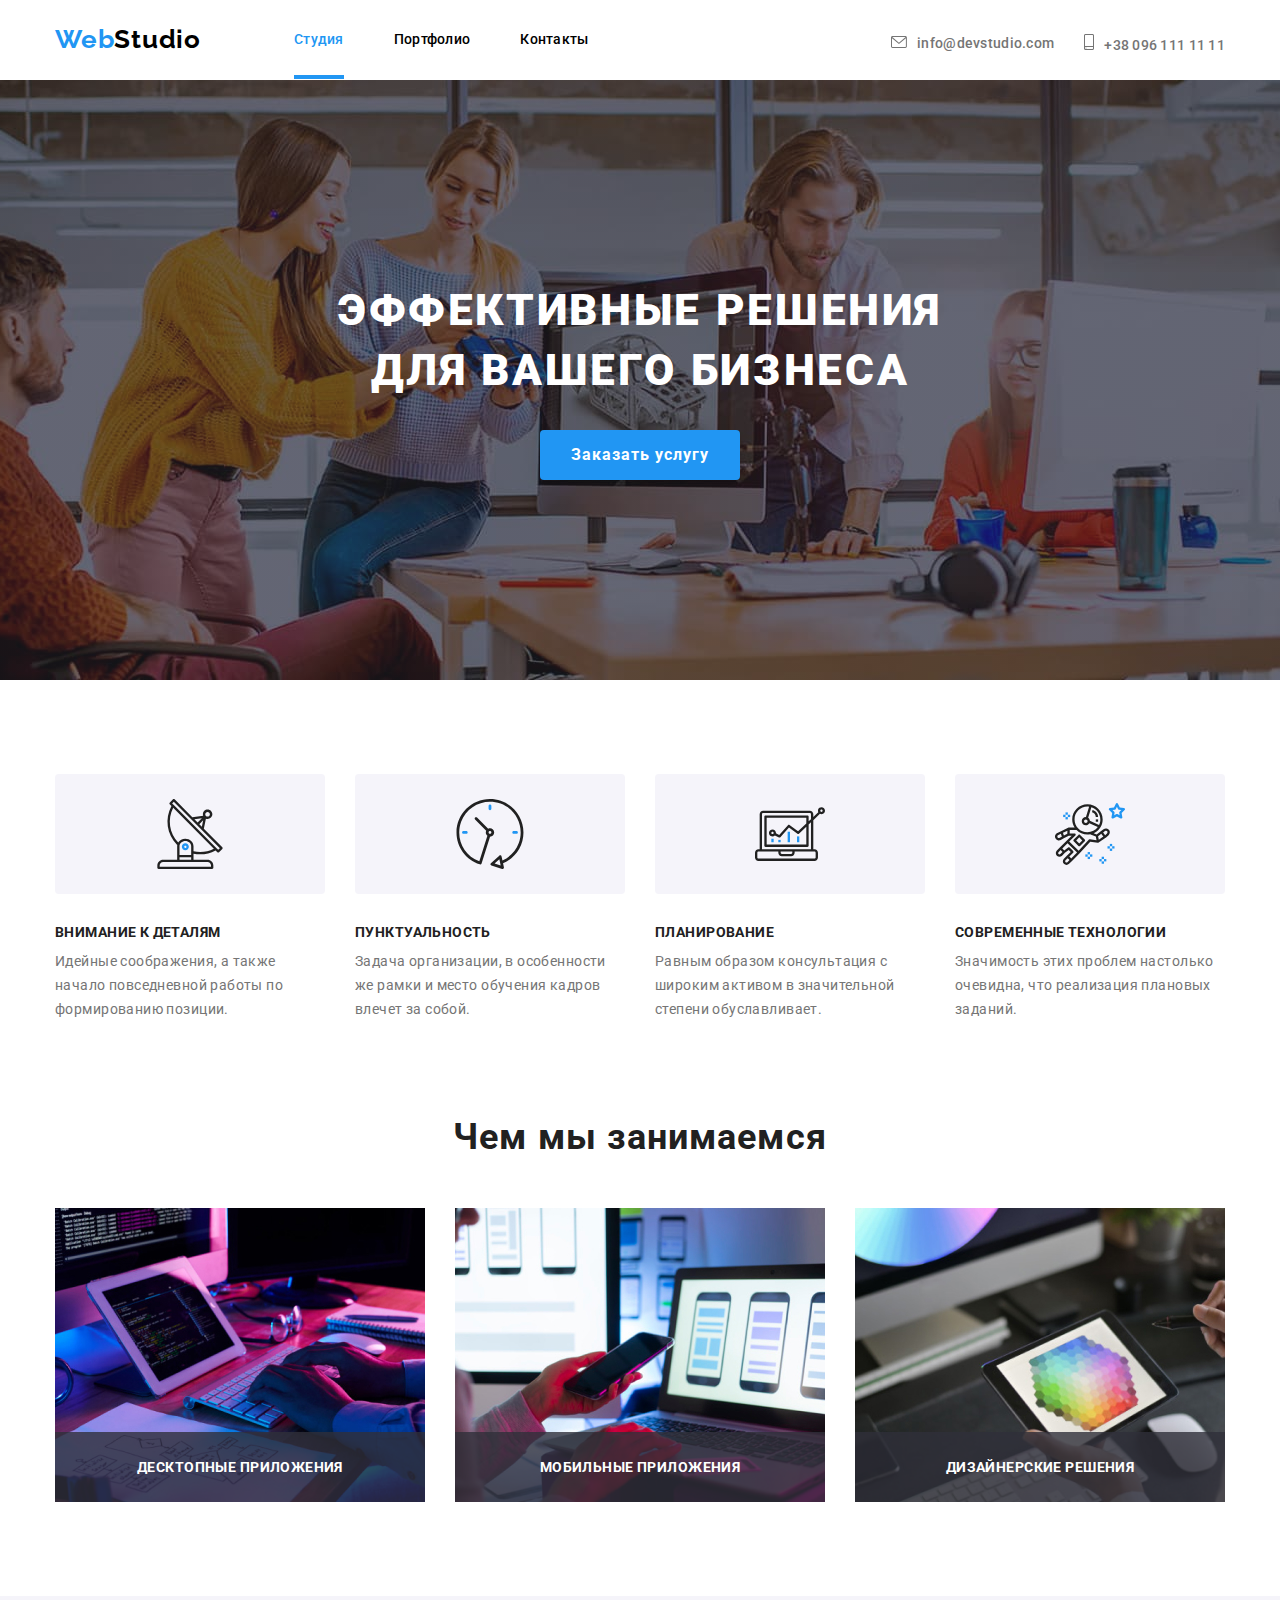
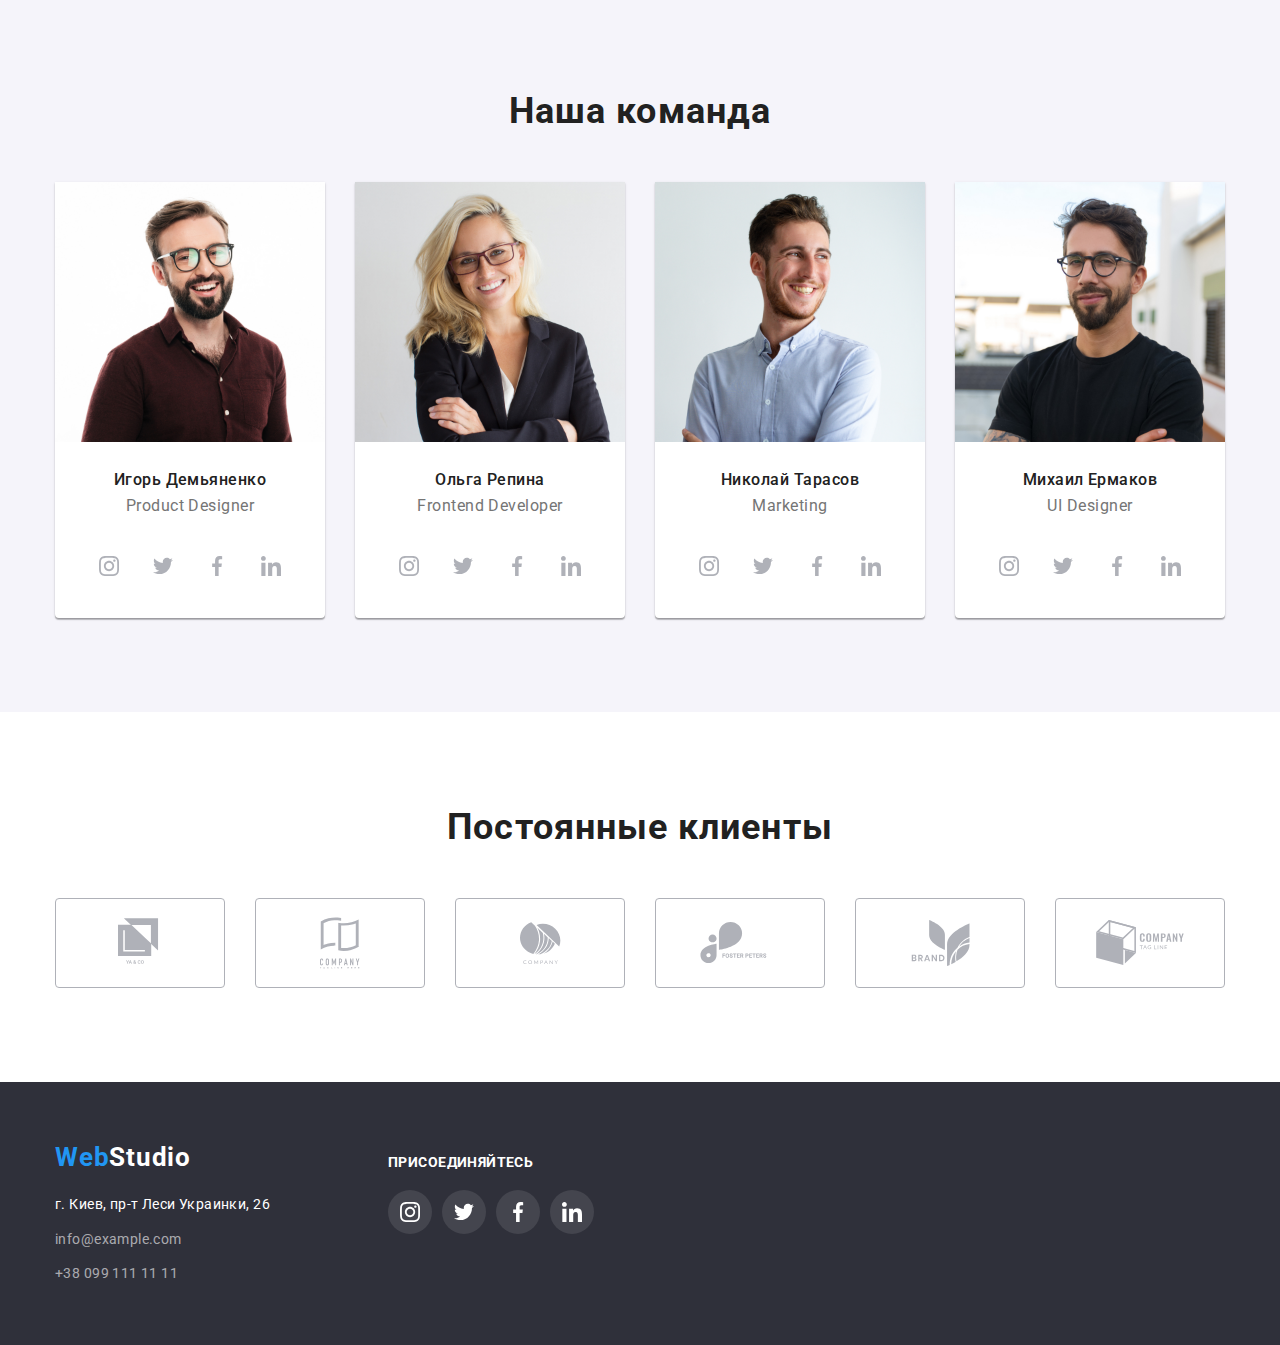
<file: index.html>
<!DOCTYPE html>
<html lang="ru">
  <head>
    <meta charset="UTF-8" />
    <meta name="viewport" content="width=device-width, initial-scale=1.0" />
    <title>WebStudio</title>
    <link rel="stylesheet" href="https://cdnjs.cloudflare.com/ajax/libs/modern-normalize/1.0.0/modern-normalize.css" />
    <link href="https://fonts.googleapis.com/css2?family=Raleway:wght@400;700&family=Roboto:wght@400;500;700;900&display=swap" rel="stylesheet" />
    <link rel="stylesheet" href="./css/styles.css" />
  </head>
  <body>
    <!--HEADER-->
    <header class="header section">
      <div class="container">
        <nav class="navigation">
          <a class="logo link" lang="en" href=""> <span class="logo-first-part">Web</span><span class="logo-second-part">Studio</span> </a>
          <ul class="navigation-list list">
            <li class="navigation-list-item">
              <a class="current-page link" href="">Студия</a>
            </li>
            <li class="navigation-list-item">
              <a class="navigation-list-link link" target="_blank" href="./portfolio.html ">Портфолио</a>
            </li>
            <li class="navigation-list-item">
              <a class="navigation-list-link link" href="">Контакты</a>
            </li>
          </ul>
        </nav>
        <address class="address">
          <ul class="address-list list">
            <li class="header-list-item">
              <a class="header-mail-link link" href="mailto:info@devstudio.com" target="_blank">
                <svg class="envelope-icon">
                  <use href="./images/sprite.svg#envelope" class="mail-svg"></use>
                </svg>
                info@devstudio.com
              </a>
            </li>
            <li>
              <a class="header-tel-link link" href="tel:+380961111111">
                <svg class="phone-icon">
                  <use href="./images/sprite.svg#smartphone" class="smartphone-svg"></use>
                </svg>
                +38 096 111 11 11
              </a>
            </li>
          </ul>
        </address>
      </div>
    </header>
    <main>
      <!--HERO-->
      <section class="hero">
        <h1 class="hero-title">
          Эффективные решения <br />
          для вашего бизнеса
        </h1>
        <button class="modal-btn" type="button" data-modal-open>Заказать услугу</button>
      </section>
      <!--OUR ADVANTAGES-->
      <section class="advantages">
        <div class="container">
          <ul class="advantages-list list">
            <li class="advantages-list-item">
              <h2 class="advantages-subtitle">Внимание к деталям</h2>
              <p class="advantages-description">Идейные соображения, а также начало повседневной работы по формированию позиции.</p>
            </li>
            <li class="advantages-list-item">
              <h2 class="advantages-subtitle">Пунктуальность</h2>
              <p class="advantages-description">Задача организации, в особенности же рамки и место обучения кадров влечет за собой.</p>
            </li>
            <li class="advantages-list-item">
              <h2 class="advantages-subtitle">Планирование</h2>
              <p class="advantages-description">Равным образом консультация с широким активом в значительной степени обуславливает.</p>
            </li>
            <li class="advantages-list-item">
              <h2 class="advantages-subtitle">Современные технологии</h2>
              <p class="advantages-description last">Значимость этих проблем настолько очевидна, что реализация плановых заданий.</p>
            </li>
          </ul>
        </div>
      </section>
      <!--SERVICES-->
      <section class="services section">
        <div class="container">
          <h3 class="title">Чем мы занимаемся</h3>
          <ul class="services-list list">
            <li class="services-list-item">
              <div class="services-img-wrapper">
                <img
                  class="services-list-img"
                  src="./images/services/services-img-1.jpg"
                  alt="набирает текст на клавиатуре"
                  width="370"
                  height="294"
                />
                <div class="overlay-services">
                  <p class="overlay-services-diskription">Десктопные приложения</p>
                </div>
              </div>
            </li>
            <li class="services-list-item">
              <div class="services-img-wrapper">
                <img
                  class="services-list-img"
                  src="./images/services/services-img-2.jpg"
                  alt="человек тестирует верстку сайта для мобильной версии"
                  width="370"
                  height="294"
                />
                <div class="overlay-services">
                  <p class="overlay-services-diskription">Мобильные приложения</p>
                </div>
              </div>
            </li>
            <li class="services-list-item">
              <div class="services-img-wrapper">
                <img
                  class="services-list-img-last"
                  src="./images/services/services-img-3.jpg"
                  alt="человек держит в руках планшет и сидит перед монитором"
                  width="370"
                  height="294"
                />
                <div class="overlay-services">
                  <p class="overlay-services-diskription">Дизайнерские решения</p>
                </div>
              </div>
            </li>
          </ul>
        </div>
      </section>
      <!--OUR TEAM-->
      <section class="team section">
        <div class="container">
          <h3 class="title">Наша команда</h3>
          <ul class="members-list list">
            <li class="members-list-item box">
              <img
                class="members-first-img"
                src="./images/team/team-img-1.jpg"
                alt="улыбающийся мужчина с бородой в бордовом полло"
                width="270"
                height="260"
              />
              <div class="member-box">
                <p class="member-list-subtitle">Игорь Демьяненко</p>
                <p lang="en" class="member-list-description">Product Designer</p>
              </div>
              <!--start-networks-->
              <ul class="networks-item list">
                <!--instagram-->
                <li class="networks-list">
                  <a href="" class="bg-icons">
                    <svg class="icons-networks">
                      <use href="./images/sprite.svg#instagram"></use>
                    </svg>
                  </a>
                </li>
                <!--twitter-->
                <li class="">
                  <a href="" class="bg-icons">
                    <svg class="icons-networks">
                      <use href="./images/sprite.svg#twitter"></use>
                    </svg>
                  </a>
                </li>
                <!--facebook-->
                <li class="">
                  <a href="" class="bg-icons">
                    <svg class="icons-networks">
                      <use href="./images/sprite.svg#facebook"></use>
                    </svg>
                  </a>
                </li>
                <!--linkedin-->
                <li class="">
                  <a href="" class="bg-icons">
                    <svg class="icons-networks">
                      <use href="./images/sprite.svg#linkedin"></use>
                    </svg>
                  </a>
                </li>
                <!--end-networks-->
              </ul>
            </li>
            <li class="members-list-item box">
              <img
                class="members-second-img"
                src="./images/team/team-img-2.jpg"
                alt="улыбающаяся блондинка в черном пиджаке"
                width="270"
                height="260"
              />
              <div class="member-box">
                <p class="member-list-subtitle">Ольга Репина</p>
                <p lang="en" class="member-list-description">Frontend Developer</p>
              </div>
              <!--start-networks-->
              <ul class="networks-item list">
                <!--instagram-->
                <li class="networks-list">
                  <a href="" class="bg-icons">
                    <svg class="icons-networks">
                      <use href="./images/sprite.svg#instagram"></use>
                    </svg>
                  </a>
                </li>
                <!--twitter-->
                <li class="">
                  <a href="" class="bg-icons">
                    <svg class="icons-networks">
                      <use href="./images/sprite.svg#twitter"></use>
                    </svg>
                  </a>
                </li>
                <!--facebook-->
                <li class="">
                  <a href="" class="bg-icons">
                    <svg class="icons-networks">
                      <use href="./images/sprite.svg#facebook"></use>
                    </svg>
                  </a>
                </li>
                <!--linkedin-->
                <li class="">
                  <a href="" class="bg-icons">
                    <svg class="icons-networks">
                      <use href="./images/sprite.svg#linkedin"></use>
                    </svg>
                  </a>
                </li>
                <!--end-networks-->
              </ul>
            </li>
            <li class="members-list-item box">
              <img
                class="members-third-img"
                src="./images/team/team-img-3.jpg"
                alt="улыбающийся мужчина в голубой рубашке"
                width="270"
                height="260"
              />
              <div class="member-box">
                <p class="member-list-subtitle">Николай Тарасов</p>
                <p lang="en" class="member-list-description">Marketing</p>
              </div>
              <!--start-networks-->
              <ul class="networks-item list">
                <!--instagram-->
                <li class="networks-list">
                  <a href="" class="bg-icons">
                    <svg class="icons-networks">
                      <use href="./images/sprite.svg#instagram"></use>
                    </svg>
                  </a>
                </li>
                <!--twitter-->
                <li class="">
                  <a href="" class="bg-icons">
                    <svg class="icons-networks">
                      <use href="./images/sprite.svg#twitter"></use>
                    </svg>
                  </a>
                </li>
                <!--facebook-->
                <li class="">
                  <a href="" class="bg-icons">
                    <svg class="icons-networks">
                      <use href="./images/sprite.svg#facebook"></use>
                    </svg>
                  </a>
                </li>
                <!--linkedin-->
                <li class="">
                  <a href="" class="bg-icons">
                    <svg class="icons-networks">
                      <use href="./images/sprite.svg#linkedin"></use>
                    </svg>
                  </a>
                </li>
                <!--end-networks-->
              </ul>
            </li>
            <li class="members-list-item box">
              <img
                class="members-fourth-img"
                src="./images/team/team-img-4.jpg"
                alt="ухмыляющийся мужчина с бородой в очках и черной футболке"
                width="270"
                height="260"
              />
              <div class="member-box">
                <p class="member-list-subtitle">Михаил Ермаков</p>
                <p lang="en" class="member-list-description">UI Designer</p>
              </div>
              <!--start-networks-->
              <ul class="networks-item list">
                <!--instagram-->
                <li class="networks-list">
                  <a href="" class="bg-icons">
                    <svg class="icons-networks">
                      <use href="./images/sprite.svg#instagram"></use>
                    </svg>
                  </a>
                </li>
                <!--twitter-->
                <li class="">
                  <a href="" class="bg-icons">
                    <svg class="icons-networks">
                      <use href="./images/sprite.svg#twitter"></use>
                    </svg>
                  </a>
                </li>
                <!--facebook-->
                <li class="">
                  <a href="" class="bg-icons">
                    <svg class="icons-networks">
                      <use href="./images/sprite.svg#facebook"></use>
                    </svg>
                  </a>
                </li>
                <!--linkedin-->
                <li class="">
                  <a href="" class="bg-icons">
                    <svg class="icons-networks">
                      <use href="./images/sprite.svg#linkedin"></use>
                    </svg>
                  </a>
                </li>
                <!--end-networks-->
              </ul>
            </li>
          </ul>
        </div>
      </section>

      <!--our-clients-->
      <section class="section">
        <div class="container">
          <h2 class="title">Постоянные клиенты</h2>
          <ul class="clients-list list">
            <li class="clients-item">
              <a class="clients-link" href="">
                <svg class="cleints-logo" width="44.27px" height="49.23px">
                  <use href="./images/sprite.svg#client-logo-1"></use>
                </svg>
              </a>
            </li>
            <li class="clients-item">
              <a class="clients-link" href="">
                <svg class="cleints-logo" width="40px" height="52px">
                  <use href="./images/sprite.svg#client-logo-2"></use>
                </svg>
              </a>
            </li>
            <li class="clients-item">
              <a class="clients-link" href="">
                <svg class="cleints-logo" width="41px" height="42.6px">
                  <use href="./images/sprite.svg#client-logo-3"></use>
                </svg>
              </a>
            </li>
            <li class="clients-item">
              <a class="clients-link" href="">
                <svg class="cleints-logo" width="79.66px" height="42px">
                  <use href="./images/sprite.svg#client-logo-4"></use>
                </svg>
              </a>
            </li>
            <li class="clients-item">
              <a class="clients-link" href="">
                <svg class="cleints-logo" width="59px" height="46px">
                  <use href="./images/sprite.svg#client-logo-5"></use>
                </svg>
              </a>
            </li>
            <li class="clients-item">
              <a class="clients-link" href="">
                <svg class="cleints-logo" width="88.5px" height="45.5px">
                  <use href="./images/sprite.svg#client-logo-6"></use>
                </svg>
              </a>
            </li>
          </ul>
        </div>
      </section>
    </main>
    <footer class="footer">
      <div class="container footer-sections">
        <div class="nav-footer">
          <div class="footer-wraper">
            <a class="logo-footer link" lang="en" href="">
              <span class="logo-first-part">Web</span><span class="logo-second-part-footer">Studio</span>
            </a>
          </div>
          <address class="footer-address">
            <ul class="footer-list list">
              <li class="footer-item">
                <p class="footer-description">г. Киев, пр-т Леси Украинки, 26</p>
              </li>
              <li class="footer-item">
                <a class="footer-mail-item link" href="mailto:info@example.com">info@example.com</a>
              </li>
              <li class="footer-item">
                <a class="footer-tel-item link" href="tel:+380991111111">+38 099 111 11 11</a>
              </li>
            </ul>
          </address>
        </div>
        <div class="join-networks">
          <h3 class="join-title">ПРИСОЕДИНЯЙТЕСЬ</h3>
          <ul class="networks-item list">
            <!--instagram-->
            <li class="networks-list">
              <a href="" class="footer-network-icons">
                <svg class="icons-networks">
                  <use href="./images/sprite.svg#instagram"></use>
                </svg>
              </a>
            </li>
            <!--twitter-->
            <li class="">
              <a href="" class="footer-network-icons">
                <svg class="icons-networks">
                  <use href="./images/sprite.svg#twitter"></use>
                </svg>
              </a>
            </li>
            <!--facebook-->
            <li class="">
              <a href="" class="footer-network-icons">
                <svg class="icons-networks">
                  <use href="./images/sprite.svg#facebook"></use>
                </svg>
              </a>
            </li>
            <!--linkedin-->
            <li class="">
              <a href="" class="footer-network-icons">
                <svg class="icons-networks">
                  <use href="./images/sprite.svg#linkedin"></use>
                </svg>
              </a>
            </li>
            <!--end-networks-->
          </ul>
        </div>
      </div>
    </footer>
    <div class="backdrop is-hidden" data-modal>
      <div class="modal">
        <button type="button" class="close-btn" data-modal-close>
          <svg class="bg-close-black" width="11px" height="11px">
            <use class="icon-close-black" href="./images/sprite.svg#icon-close-blacK"></use>
          </svg>
        </button>
      </div>
    </div>
    <script src="./js/modal.js"></script>
  </body>
</html>
</file>
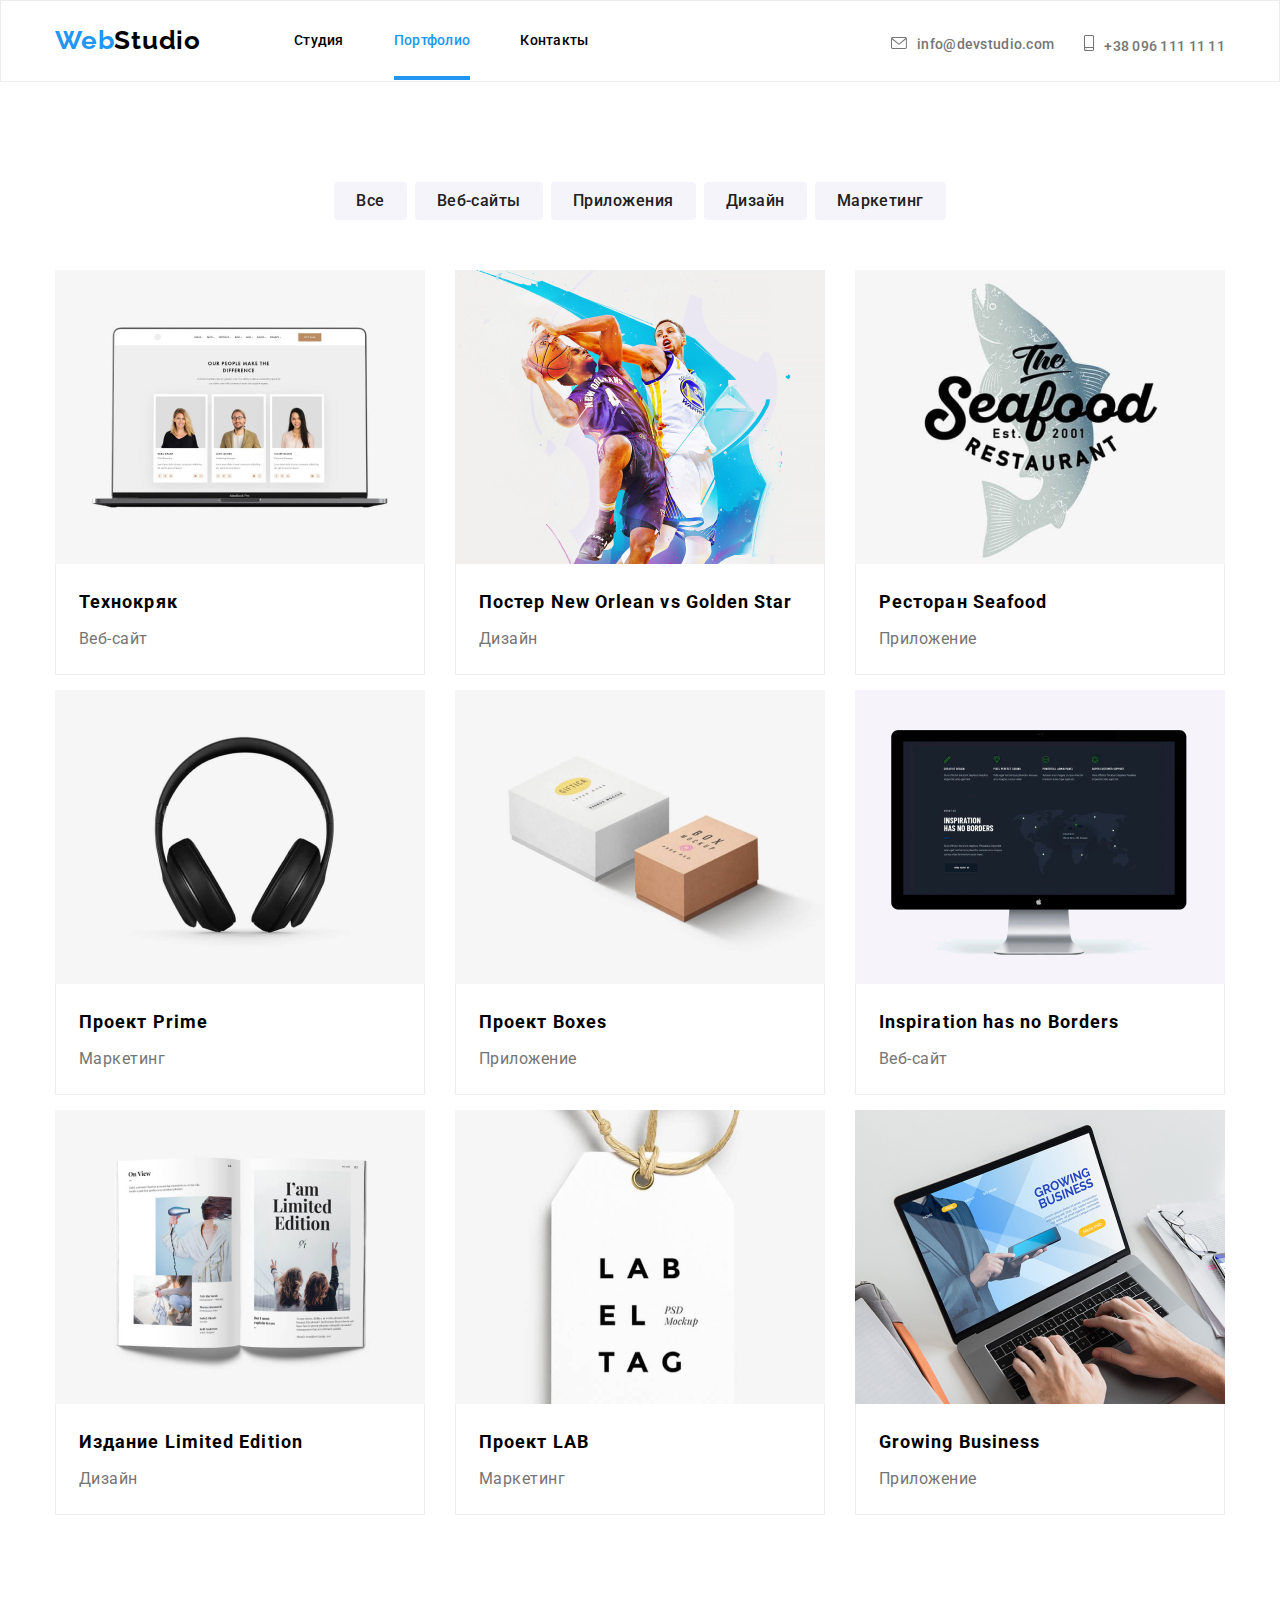
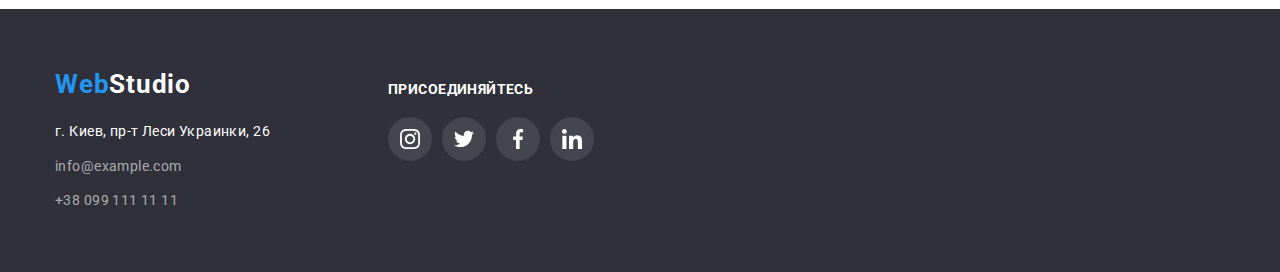
<file: portfolio.html>
<!DOCTYPE html>
<html lang="ru">
  <head>
    <meta charset="UTF-8" />
    <meta name="viewport" content="width=device-width, initial-scale=1.0" />
    <title>WebStudio</title>
    <link rel="stylesheet" href="https://cdnjs.cloudflare.com/ajax/libs/modern-normalize/1.0.0/modern-normalize.css" />
    <link href="https://fonts.googleapis.com/css2?family=Raleway:wght@400;700&family=Roboto:wght@400;500;700;900&display=swap" rel="stylesheet" />
    <link rel="stylesheet" href="./css/styles.css" />
  </head>

  <body>
    <!--HEADER-->
    <header class="header section border-underline">
      <div class="container">
        <nav class="navigation">
          <a class="logo link" lang="en" href=""> <span class="logo-first-part">Web</span><span class="logo-second-part">Studio</span> </a>
          <ul class="navigation-list list">
            <li class="navigation-list-item">
              <a class="navigation-list-link link" href="">Студия</a>
            </li>
            <li class="navigation-list-item">
              <a class="current-page link" target="_blank" href="./portfolio.html ">Портфолио</a>
            </li>
            <li class="navigation-list-item">
              <a class="navigation-list-link link" href="">Контакты</a>
            </li>
          </ul>
        </nav>
        <address class="address">
          <ul class="address-list list">
            <li class="header-list-item">
              <a class="header-mail-link link" href="mailto:info@devstudio.com" target="_blank">
                <svg class="envelope-icon">
                  <use href="./images/sprite.svg#envelope" class="mail-svg"></use>
                </svg>
                info@devstudio.com
              </a>
            </li>
            <li>
              <a class="header-tel-link link" href="tel:+380961111111">
                <svg class="phone-icon">
                  <use href="./images/sprite.svg#smartphone" class="smartphone-svg"></use>
                </svg>
                +38 096 111 11 11
              </a>
            </li>
          </ul>
        </address>
      </div>
    </header>
    <main>
      <!--Filters-->
      <section class="main-filters">
        <div class="filters container">
          <ul class="portf-filter-list list">
            <li class="portf-filter-item">
              <button class="portf-modal-btn" type="button">Все</button>
            </li>
            <li class="portf-filter-item">
              <button class="portf-modal-btn" type="button">Веб-сайты</button>
            </li>
            <li class="portf-filter-item">
              <button class="portf-modal-btn" type="button">Приложения</button>
            </li>
            <li class="portf-filter-item">
              <button class="portf-modal-btn" type="button">Дизайн</button>
            </li>
            <li class="portf-filter-item">
              <button class="portf-modal-btn" type="button">Маркетинг</button>
            </li>
          </ul>
        </div>
      </section>
      <!--OUR WORKS-->
      <section class="works-section">
        <div class="works container">
          <ul class="works-list list">
            <li class="works-list-item box-portf">
              <div class="work-list-img-wrapper">
                <img
                  class="works-list-img"
                  src="./images/portfolio/portfolio-img-1.jpg"
                  alt="ноутбук с открой страницей в браузере"
                  width="370"
                  height="294"
                />
                <div class="overlay">
                  <p class="overlay-information">
                    Технокряк это современная площадка распространения коронавируса. Компании используют эту платформу для цифрового шпионажа и атак
                    на защищённые сервера конкурентов.
                  </p>
                </div>
              </div>
              <div class="box-footer">
                <p class="works-list-title">Технокряк</p>
                <p class="work-list-subtitle">Веб-сайт</p>
              </div>
            </li>
            <li class="works-list-item box-portf">
              <div class="work-list-img-wrapper">
                <img
                  class="works-list-img"
                  src="./images/portfolio/portfolio-img-2.jpg"
                  alt="два игрока в баскетбол в прыжке один с мячом"
                  width="370"
                  height="294"
                />
                <div class="overlay">
                  <p class="overlay-information">
                    Технокряк это современная площадка распространения коронавируса. Компании используют эту платформу для цифрового шпионажа и атак
                    на защищённые сервера конкурентов.
                  </p>
                </div>
              </div>
              <div class="box-footer">
                <p class="works-list-title">Постер <span lang="en">New Orlean vs Golden Star</span></p>
                <p class="work-list-subtitle">Дизайн</p>
              </div>
            </li>
            <li class="works-list-item box-portf">
              <div class="work-list-img-wrapper">
                <img class="works-list-img" src="./images/portfolio/portfolio-img-3.jpg" alt="логотип рыбного ресторана" width="370" height="294" />
                <div class="overlay">
                  <p class="overlay-information">
                    Технокряк это современная площадка распространения коронавируса. Компании используют эту платформу для цифрового шпионажа и атак
                    на защищённые сервера конкурентов.
                  </p>
                </div>
              </div>
              <div class="box-footer">
                <p class="works-list-title">Ресторан <span lang="en">Seafood</span></p>
                <p class="work-list-subtitle">Приложение</p>
              </div>
            </li>
            <li class="works-list-item box-portf">
              <div class="work-list-img-wrapper">
                <img class="works-list-img" src="./images/portfolio/portfolio-img-4.jpg" alt="накладные наушники" width="370" height="294" />
                <div class="overlay">
                  <p class="overlay-information">
                    Технокряк это современная площадка распространения коронавируса. Компании используют эту платформу для цифрового шпионажа и атак
                    на защищённые сервера конкурентов.
                  </p>
                </div>
              </div>
              <div class="box-footer">
                <p class="works-list-title">Проект <span lang="en">Prime</span></p>
                <p class="work-list-subtitle">Маркетинг</p>
              </div>
            </li>
            <li class="works-list-item box-portf">
              <div class="work-list-img-wrapper">
                <img class="works-list-img" src="./images/portfolio/portfolio-img-5.jpg" alt="две упаковочные коробки" width="370" height="294" />
                <div class="overlay">
                  <p class="overlay-information">
                    Технокряк это современная площадка распространения коронавируса. Компании используют эту платформу для цифрового шпионажа и атак
                    на защищённые сервера конкурентов.
                  </p>
                </div>
              </div>
              <div class="box-footer">
                <p class="works-list-title">Проект <span lang="en">Boxes</span></p>
                <p class="work-list-subtitle">Приложение</p>
              </div>
            </li>
            <li class="works-list-item box-portf">
              <div class="work-list-img-wrapper">
                <img
                  class="works-list-img"
                  src="./images/portfolio/portfolio-img-6.jpg"
                  alt="IMac с открытой страницей в браузере"
                  width="370"
                  height="294"
                />
                <div class="overlay">
                  <p class="overlay-information">
                    Технокряк это современная площадка распространения коронавируса. Компании используют эту платформу для цифрового шпионажа и атак
                    на защищённые сервера конкурентов.
                  </p>
                </div>
              </div>
              <div class="box-footer">
                <p class="works-list-title" lang="en">Inspiration has no Borders</p>
                <p class="work-list-subtitle">Веб-сайт</p>
              </div>
            </li>
            <li class="works-list-item box-portf">
              <div class="work-list-img-wrapper">
                <img class="works-list-img" src="./images/portfolio/portfolio-img-7.jpg" alt="открытый разворот журнала" width="370" height="294" />
                <div class="overlay">
                  <p class="overlay-information">
                    Технокряк это современная площадка распространения коронавируса. Компании используют эту платформу для цифрового шпионажа и атак
                    на защищённые сервера конкурентов.
                  </p>
                </div>
              </div>
              <div class="box-footer">
                <p class="works-list-title">Издание <span lang="en">Limited Edition</span></p>
                <p class="work-list-subtitle">Дизайн</p>
              </div>
            </li>
            <li class="works-list-item box-portf">
              <div class="work-list-img-wrapper">
                <img
                  class="works-list-img"
                  src="./images/portfolio/portfolio-img-8.jpg"
                  alt="белая кортонная бирка с черной надписью"
                  width="370"
                  height="294"
                />
                <div class="overlay">
                  <p class="overlay-information">
                    Технокряк это современная площадка распространения коронавируса. Компании используют эту платформу для цифрового шпионажа и атак
                    на защищённые сервера конкурентов.
                  </p>
                </div>
              </div>
              <div class="box-footer">
                <p class="works-list-title">Проект <span lang="en">LAB</span></p>
                <p class="work-list-subtitle">Маркетинг</p>
              </div>
            </li>
            <li class="works-list-item box-portf">
              <div class="work-list-img-wrapper">
                <img
                  class="works-list-img"
                  src="./images/portfolio/portfolio-img-9.jpg"
                  alt="две руки клацающие по клавиатуре макбука"
                  width="370"
                  height="294"
                />
                <div class="overlay">
                  <p class="overlay-information">
                    Технокряк это современная площадка распространения коронавируса. Компании используют эту платформу для цифрового шпионажа и атак
                    на защищённые сервера конкурентов.
                  </p>
                </div>
              </div>
              <div class="box-footer">
                <p class="works-list-title" lang="en">Growing Business</p>
                <p class="work-list-subtitle">Приложение</p>
              </div>
            </li>
          </ul>
        </div>
      </section>
    </main>
    <!-- FOOTER -->
    <footer class="footer">
      <div class="container footer-sections">
        <div class="nav-footer">
          <div class="footer-wraper">
            <a class="logo-footer link" lang="en" href="./index.html">
              <span class="logo-first-part">Web</span><span class="logo-second-part-footer">Studio</span>
            </a>
          </div>
          <address class="footer-address">
            <ul class="footer-list list">
              <li class="footer-item">
                <p class="footer-description">г. Киев, пр-т Леси Украинки, 26</p>
              </li>
              <li class="footer-item">
                <a class="footer-mail-item link" href="mailto:info@example.com">info@example.com</a>
              </li>
              <li class="footer-item">
                <a class="footer-tel-item link" href="tel:+380991111111">+38 099 111 11 11</a>
              </li>
            </ul>
          </address>
        </div>
        <div class="join-networks">
          <h3 class="join-title">ПРИСОЕДИНЯЙТЕСЬ</h3>
          <ul class="networks-item list">
            <!--instagram-->
            <li class="networks-list">
              <a href="" class="footer-network-icons">
                <svg class="icons-networks">
                  <use href="./images/sprite.svg#instagram"></use>
                </svg>
              </a>
            </li>
            <!--twitter-->
            <li class="">
              <a href="" class="footer-network-icons">
                <svg class="icons-networks">
                  <use href="./images/sprite.svg#twitter"></use>
                </svg>
              </a>
            </li>
            <!--facebook-->
            <li class="">
              <a href="" class="footer-network-icons">
                <svg class="icons-networks">
                  <use href="./images/sprite.svg#facebook"></use>
                </svg>
              </a>
            </li>
            <!--linkedin-->
            <li class="">
              <a href="" class="footer-network-icons">
                <svg class="icons-networks">
                  <use href="./images/sprite.svg#linkedin"></use>
                </svg>
              </a>
            </li>
            <!--end-networks-->
          </ul>
        </div>
      </div>
    </footer>
  </body>
</html>
</file>
<file: css/styles.css>
:root {
  --transition-timing-function: cubic-bezier(0.4, 0, 0.2, 1);
  --accent-font: "Roboto", sans-serif;
  --secondary-font: "Raleway", sans-serif;
  --accent-color: #757575;
  --secondary-color: #212121;
  --hover-color: #2196f3;
}

*,
*::before,
*::after {
  margin: 0;
  padding: 0;
}

img {
  display: block;
}
body {
  font-family: "Roboto", sans-serif;
  font-style: normal;
}

.list {
  list-style: none;
}

.link {
  text-decoration: none;
}

.section {
  padding: 94px 0px;
}
.container {
  width: 1200px;
  margin-left: auto;
  margin-right: auto;
  padding-left: 15px;
  padding-right: 15px;
}
.backdrop {
  position: fixed;
  top: 0;
  left: 0;
  width: 100%;
  height: 100%;
  background-color: rgba(0, 0, 0, 0.2);

  transition: all 250ms var(--transition-timing-function);
}

.modal {
  position: absolute;
  top: 50%;
  left: 50%;
  transform: translate(-50%, -50%);
  width: 528px;
  height: 581px;
  background-color: #fff;
}

.close-btn {
  position: absolute;
  top: 8px;
  right: 8px;
  width: 30px;
  height: 30px;
  background: #ffffff;
  border: 1px solid rgba(0, 0, 0, 0.1);
  border-radius: 50%;
  cursor: pointer;
}

.is-hidden {
  opacity: 0;
  visibility: hidden;
  pointer-events: none;
}

/*============HEADER=========*/

.header {
  padding-top: 24px;
  padding-bottom: 25px;
}
.header .container {
  display: flex;
  align-items: baseline;
}
.navigation {
  display: flex;
}
.logo {
  margin-right: 93px;

  font-family: "Raleway", sans-serif;
  font-weight: 700;
  font-size: 26px;
  line-height: 1.192;
  letter-spacing: 0.03em;
  color: var(--hover-color);
}

.logo-second-part {
  font-weight: 700;
  font-size: 26px;
  line-height: 1.192;
  letter-spacing: 0.03em;
  color: #000000;
}
.navigation-list {
  display: flex;
  align-items: center;
}

.navigation-list-link {
  position: relative;
  padding-bottom: 32px;
  font-weight: 500;
  font-size: 14px;
  line-height: 1.143;
  letter-spacing: 0.02em;
  color: var(--secondary-font);

  transition: color 250ms var(--transition-timing-function);
}
.current-page {
  position: relative;
  padding-bottom: 32px;
  font-weight: 500;
  font-size: 14px;
  line-height: 1.143;
  letter-spacing: 0.02em;
  color: var(--hover-color);
}

.current-page::after {
  content: "";
  position: absolute;
  left: 0;
  bottom: 0;
  width: 100%;
  height: 4px;
  background-color: var(--hover-color);
  color: var(--hover-color);

  transition: 250ms var(--transition-timing-function);
}

.navigation-list-item {
  position: relative;
}

.navigation-list-item:not(:last-child) {
  margin-right: 50px;
}

.address {
  margin-left: auto;
}

.address-list {
  display: flex;
  align-content: center;
  align-items: center;
}

.header-mail-link,
.header-tel-link {
  display: flex;
  align-items: baseline;
  align-content: center;
  font-style: normal;
  font-weight: 500;
  font-size: 14px;
  line-height: 1.143;
  letter-spacing: 0.02em;
  color: var(--accent-color);

  transition: color 250ms var(--transition-timing-function);
}
.header-tel-link {
  padding-left: 30px;
}
.envelope-icon {
  display: block;
  margin-right: 10px;
  fill: currentColor;
  width: 16px;
  height: 12px;
}

.phone-icon {
  display: block;
  margin-right: 10px;
  fill: currentColor;
  width: 10px;
  height: 16px;
}

.header-mail-link:hover,
.header-mail-link:focus,
.header-tel-link:hover,
.header-tel-link:focus {
  color: var(--hover-color);
  fill: var(--hover-color);
}

.navigation-list-link:hover,
.navigation-list-link:focus {
  color: #2196f3;
}

/*============END HEADER=========*/

/*<===========HERO===========>*/
.hero {
  text-align: center;
  padding-top: 200px;
  padding-bottom: 200px;
  background-image: linear-gradient(rgba(47, 48, 58, 0.4), rgba(47, 48, 58, 0.4)), url(../images/hero/bg-img.jpg);
  background-size: cover;
  background-repeat: no-repeat;
  background-position: center;
}

.hero-title {
  margin-bottom: 30px;
  font-weight: 900;
  font-size: 44px;
  line-height: 1.364;
  letter-spacing: 0.06em;
  text-transform: uppercase;
  color: #ffffff;
}

.modal-btn {
  border-style: none;
  padding: 10px 30px;
  min-width: 200px;
  height: 50px;
  border-radius: 4px;
  border: none;
  box-shadow: 0px 4px 4px rgba(0, 0, 0, 0.15);

  font-family: var(--accent-font);
  font-weight: 700;
  font-size: 16px;
  line-height: 1.875;
  letter-spacing: 0.06em;
  text-decoration: none;
  text-align: center;
  text-decoration: none;
  text-align: center;
  color: #ffffff;
  background-color: var(--hover-color);
}

/*<===========END HERO===========>*/

/*<===========OUR ADVANTAGES===========>*/
.advantages {
  padding-top: 94px;
}
.advantages-list {
  display: flex;
  justify-content: space-between;
}
.advantages-list-item::before {
  content: "";
  display: block;
  margin-bottom: 30px;
  width: 270px;
  height: 120px;
  border: 0px;
  background: #f5f4fa;
  border-radius: 4px;
  background-repeat: no-repeat;
  background-position: center;
}
.advantages-list-item:nth-child(1)::before {
  content: "";
  background-image: url(../images/advantages/antenna.svg);
}

.advantages-list-item:nth-child(2)::before {
  content: "";
  background-image: url(../images/advantages/clock.svg);
}
.advantages-list-item:nth-child(3)::before {
  content: "";
  background-image: url(../images/advantages/diagram.svg);
}
.advantages-list-item:nth-child(4)::before {
  content: "";
  background-image: url(../images/advantages/astronaut.svg);
}

.advantages-subtitle {
  margin-bottom: 10px;
  font-weight: 700;
  font-size: 14px;
  line-height: 1.143;
  letter-spacing: 0.03em;
  text-transform: uppercase;
  color: var(--secondary-color);
}

.advantages-description {
  font-weight: 400;
  font-size: 14px;
  line-height: 1.714;
  letter-spacing: 0.03em;
  color: var(--accent-color);
}

.advantages-list-item {
  width: 270px;
  /* height: 100px; */
}

/*<===========END OUR ADVANTAGES===========>*/

/*<===========SERVICES===========>*/

.title {
  margin-bottom: 50px;
  font-weight: 700;
  font-size: 36px;
  line-height: 1.167;
  text-align: center;
  letter-spacing: 0.03em;
  color: var(--secondary-color);
}

.services-list {
  display: flex;
  justify-content: space-between;
}
.services-img-wrapper {
  position: relative;
}
.overlay-services {
  position: absolute;
  bottom: 0;
  left: 0;
  width: 370px;
  height: 70px;
  background: rgba(47, 48, 58, 0.8);
}

.overlay-services-diskription {
  padding-top: 27px;
  padding-bottom: 27px;
  font-family: var(--accent-font);
  font-weight: 700;
  font-size: 14px;
  line-height: 1.143;
  text-align: center;
  letter-spacing: 0.03em;
  color: #fff;
  text-transform: uppercase;
}
/*<===========END SERVICES===========>*/

/*============OUR TEAM==============*/
.team {
  background: #f5f4fa;
}
.title {
  margin-bottom: 50px;
}
.members-list {
  display: flex;
  justify-content: space-between;
}

.member-list-subtitle {
  margin-bottom: 10px;
  font-weight: 500;
  font-size: 16px;
  line-height: 1;
  text-align: center;
  letter-spacing: 0.03em;
  color: var(--secondary-color);
}

.member-list-description {
  align-items: center;
  font-weight: 400;
  font-size: 16px;
  line-height: 1;
  text-align: center;
  letter-spacing: 0.03em;
  color: var(--accent-color);
}

.box {
  display: flex;
  flex-direction: column;
  background: #ffffff;
  box-shadow: 0px 1px 3px rgba(0, 0, 0, 0.12), 0px 1px 1px rgba(0, 0, 0, 0.14), 0px 2px 1px rgba(0, 0, 0, 0.2);
  border-radius: 0px 0px 4px 4px;
  align-items: center;
}
.member-box {
  padding-top: 30px;
  padding-bottom: 30px;
}

.networks-item {
  display: flex;
  justify-content: space-between;
  padding-bottom: 30px;
  width: 206px;
}

.networks-list {
  display: flex;
  width: 44px;
  height: 44px;
}
.bg-icons {
  display: flex;
  justify-content: center;
  align-items: center;
  width: 44px;
  height: 44px;
  border: 0px;
  border-radius: 50px;
  color: #afb1b8;
  background-color: #fff;

  transition: background-color 250ms cubic-bezier(0.4, 0, 0.2, 1);
}

.bg-icons:hover {
  background-color: var(--hover-color);
}

.icons-networks {
  width: 20px;
  height: 20px;
  fill: currentColor;

  transition: fill 250ms cubic-bezier(0.4, 0, 0.2, 1);
}

.bg-icons:hover .icons-networks {
  fill: white;
}

/*============END OUR TEAM==============*/

/*============OUR CLIENTS==============*/

.clients-list {
  display: flex;
  justify-content: space-between;
}

.clients-link {
  display: flex;
  justify-content: center;
  align-items: center;
  border: 1px solid #afb1b8;
  width: 170px;
  height: 90px;
  box-sizing: border-box;
  border-radius: 4px;

  transition: background-color 250ms cubic-bezier(0.4, 0, 0.2, 1), fill 250ms cubic-bezier(0.4, 0, 0.2, 1);
}
.clients-link:hover {
  border-color: var(--hover-color);
  fill: var(--hover-color);
}
.clients-link {
  /* fill: currentColor; */
  fill: #afb1b8;
}

/*============END OUR CLIENTS==============*/

/*============FOOTER==============*/
.footer {
  display: block;
  background: #2f303a;
  padding: 60px 0px;
}
.footer-sections {
  display: flex;
  align-items: flex-start;
}

.nav-footer {
  display: flex;
  flex-direction: column;
}

.footer-wraper {
  display: flex;
  padding-bottom: 20px;
}

.logo-footer {
  display: inline-block;
  margin: 0px;
  padding: 0px;
  font-weight: 700;
  font-size: 26px;
  line-height: 1.192;
  letter-spacing: 0.03em;
  color: var(--hover-color);
}
.logo-second-part-footer {
  margin: 0px;
  font-weight: 700;
  font-size: 26px;
  line-height: 1.192;
  letter-spacing: 0.03em;
  color: #ffffff;
}
.footer-list {
  display: flex;
  flex-direction: column;
}
.footer-item {
  display: block;
  width: 231px;
}

.footer-item:not(:last-child) {
  margin-bottom: 10px;
}

.footer-description {
  font-style: normal;
  font-weight: 400;
  font-size: 14px;
  line-height: 1.714;
  letter-spacing: 0.03em;
  color: #ffffff;
}

.footer-mail-item,
.footer-tel-item {
  font-style: normal;
  font-weight: 400;
  font-size: 14px;
  line-height: 24px;
  letter-spacing: 0.03em;
  color: rgba(255, 255, 255, 0.6);
}
.join-networks {
  display: flex;
  flex-direction: column;
  margin-left: 102px;
}
.join-title {
  display: flex;
  margin-bottom: 21px;
  text-align: left;
  margin-bottom: 20px;
  padding-top: 12px;
  font-style: normal;
  font-weight: 700;
  font-size: 14px;
  line-height: 1.142;
  letter-spacing: 0.03em;
  text-transform: uppercase;
  color: #ffffff;
}
.networks-item {
  display: flex;
  width: 206px;
  justify-content: space-between;
}

.networks-list {
  display: flex;
  width: 44px;
  height: 44px;
}

.footer-network-icons {
  display: flex;
  align-items: center;
  justify-content: center;
  width: 44px;
  height: 44px;
  border-radius: 50%;
  background-color: rgba(255, 255, 255, 0.1);
  color: #fff;
  fill: #fff;

  transition: background-color 250ms cubic-bezier(0.4, 0, 0.2, 1), fill 250ms cubic-bezier(0.4, 0, 0.2, 1);
}

.footer-network-icons:hover {
  background: var(--hover-color);
  fill: white;
}

.icons-networks {
  width: 20px;
  height: 20px;
  fill: currentColor;
}
.icons-networks:hover {
  fill: white;
}
/*============END FOOTER==============*/

/*==============PORTFOLIO=============*/

.border-underline {
  border: 1px solid #ececec;
}

/*==========PORTFOLIO FILTERS==========*/
.main-filters {
  padding-top: 100px;
  padding-bottom: 50px;
}
.portf-filter-list {
  display: flex;
  justify-content: center;
}
.portf-filter-item:not(:last-child) {
  margin-right: 8px;
}
.portf-modal-btn {
  border-style: none;
  padding: 6px 22px;
  height: 38px;
  border-radius: 4px;
  border: none;
  font-family: var(--accent-font);
  font-weight: 500;
  font-size: 16px;
  line-height: 1.625;
  text-align: center;
  letter-spacing: 0.03em;
  color: var(--secondary-color);
  background: #f5f4fa;
  border-radius: 4px;

  transition: background-color 250ms var(--transition-timing-function), color 250ms var(--transition-timing-function);
}

.portf-modal-btn:hover,
.portf-modal-btn:focus {
  color: #ffffff;
  background-color: var(--hover-color);
  box-shadow: 0px 3px 1px rgba(0, 0, 0, 0.1), 0px 1px 2px rgba(0, 0, 0, 0.08), 0px 2px 2px rgba(0, 0, 0, 0.12);
  border-radius: 4px;
}

/* ==========END PORTFOLIO FILTERS==========*/

/*==============OUR WORKS============= */

/*============END OUR WORKS=========*/
.works-section {
  padding-bottom: 94px;
}
.works-list {
  display: flex;
  justify-content: space-between;
  flex-wrap: wrap;
  margin-right: -15px;
  margin-bottom: -15px;
  margin-top: 0;
  padding: 0;
}
.works-list-item {
  margin-right: 15px;
  margin-bottom: 15px;
  flex-basis: calc((100% - 3 * 15px) / 3);
  max-width: 370px;
  cursor: pointer;
}
.works-list-item:hover {
  box-shadow: 0px 1px 1px rgba(0, 0, 0, 0.12), 0px 4px 4px rgba(0, 0, 0, 0.06), 1px 4px 6px rgba(0, 0, 0, 0.16);
}
.works-list-item:hover .overlay {
  visibility: visible;
  overflow: hidden;
  transform: translateY(0%);
}

.box-portf {
  display: flex;
  flex-direction: column;
}
.box-footer {
  padding: 20px 23px;
  background: #ffffff;
  border-right: 1px solid #eeeeee;
  border-left: 1px solid #eeeeee;
  border-bottom: 1px solid #eeeeee;
  box-sizing: border-box;
}
.work-list-img-wrapper {
  position: relative;
  overflow: hidden;
}
.works-list-title {
  margin-bottom: 4px;
  font-weight: 700;
  font-size: 18px;
  line-height: 2;
  letter-spacing: 0.06em;
}

.work-list-subtitle {
  font-style: normal;
  font-weight: normal;
  font-size: 16px;
  line-height: 1.875;
  letter-spacing: 0.03em;
  color: var(--accent-color);
}

.overlay {
  position: absolute;
  top: 0;
  left: 0;
  width: 100%;
  height: 100%;
  background: rgba(33, 150, 243, 0.9);

  visibility: hidden;

  transition: 1000ms cubic-bezier(0.4, 0, 0.2, 1);
  transform: translateY(-100%);
}

.overlay-information {
  padding: 63px 24px;
  font-family: var(--accent-font);
  font-weight: 400;
  font-size: 18px;
  line-height: 1.556;
  letter-spacing: 0.03em;
  color: #fff;
}

/*============PORTF FOOTER=========*/
.footer-items-position {
  display: flex;
  align-items: start;
}

.portf-address-subtitle {
  font-style: normal;
  font-weight: 400;
  font-size: 14px;
  line-height: 1.714;
  letter-spacing: 0.03em;
  color: #ffffff;
}
.dark-theme {
  background: #2f303a;
}
/*==========END PORTF FOOTER=======*/

/*==============END PORTFOLIO=============*/
</file>
